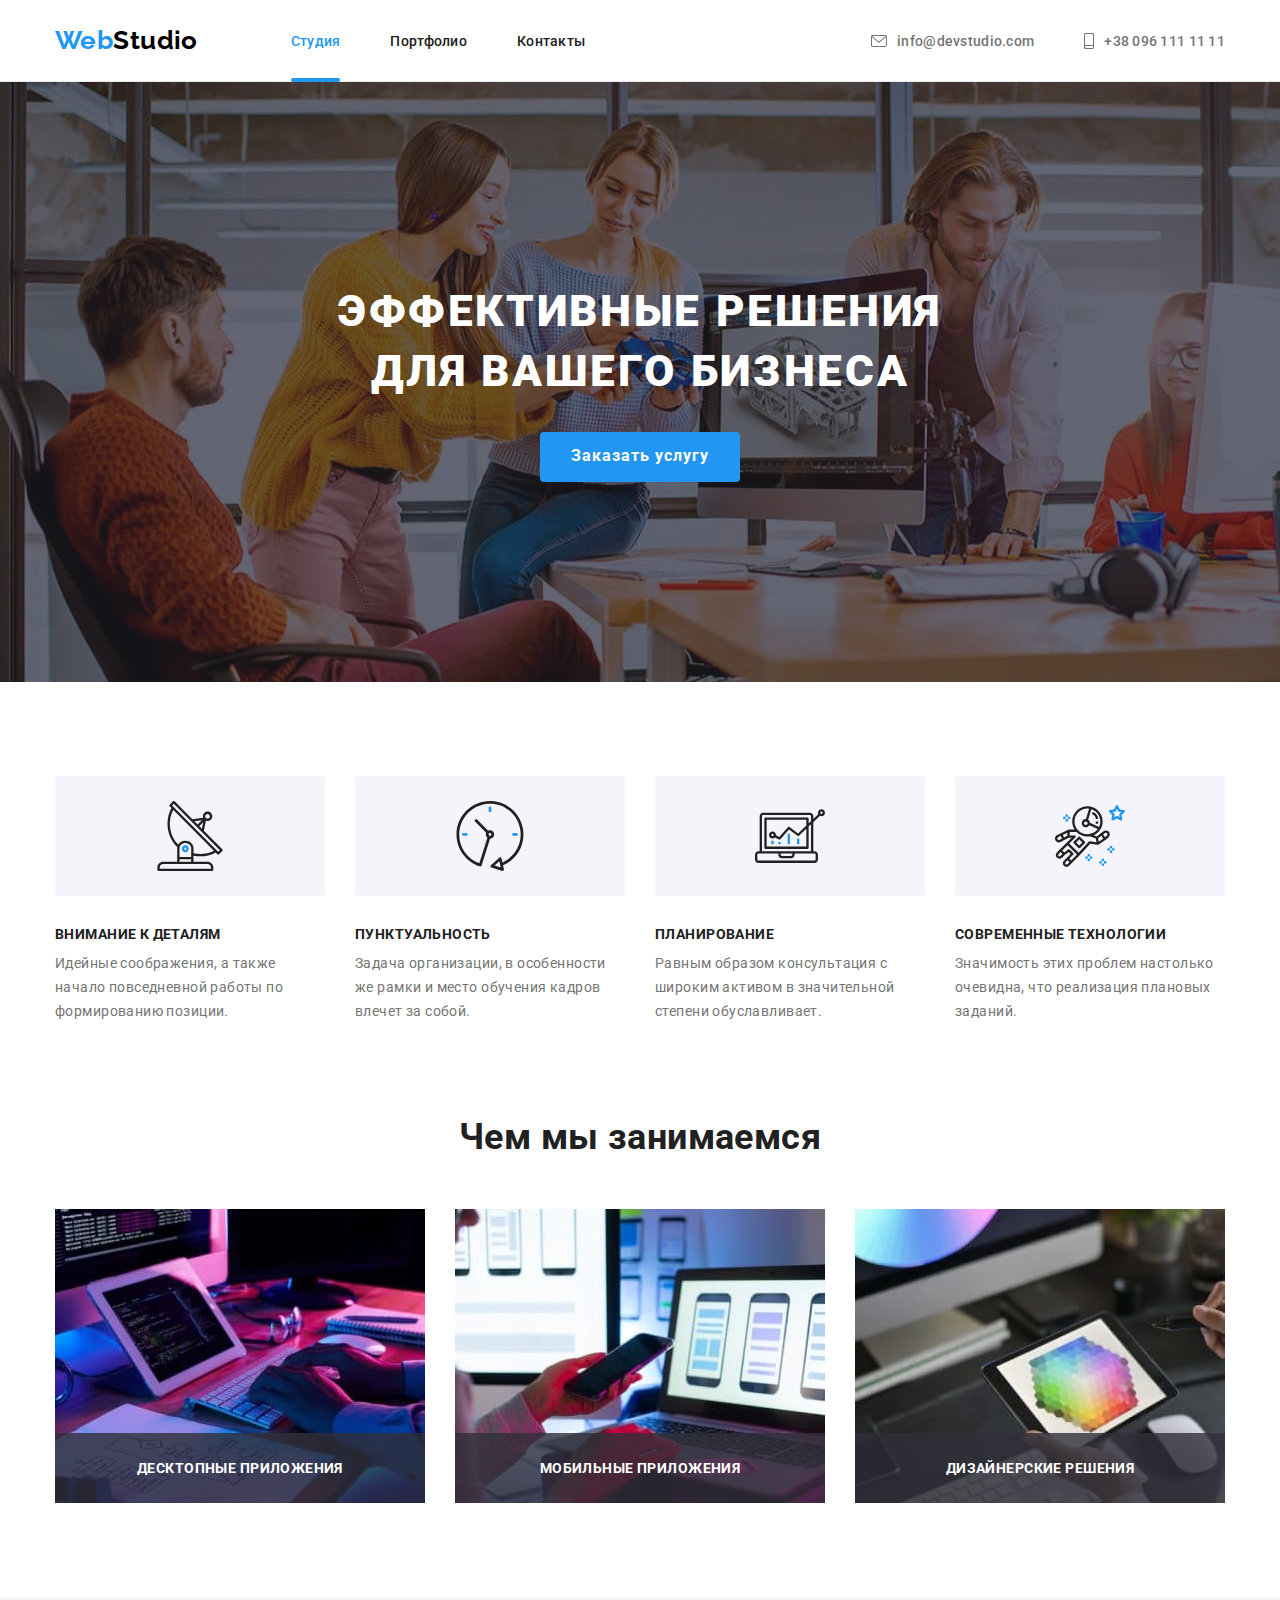
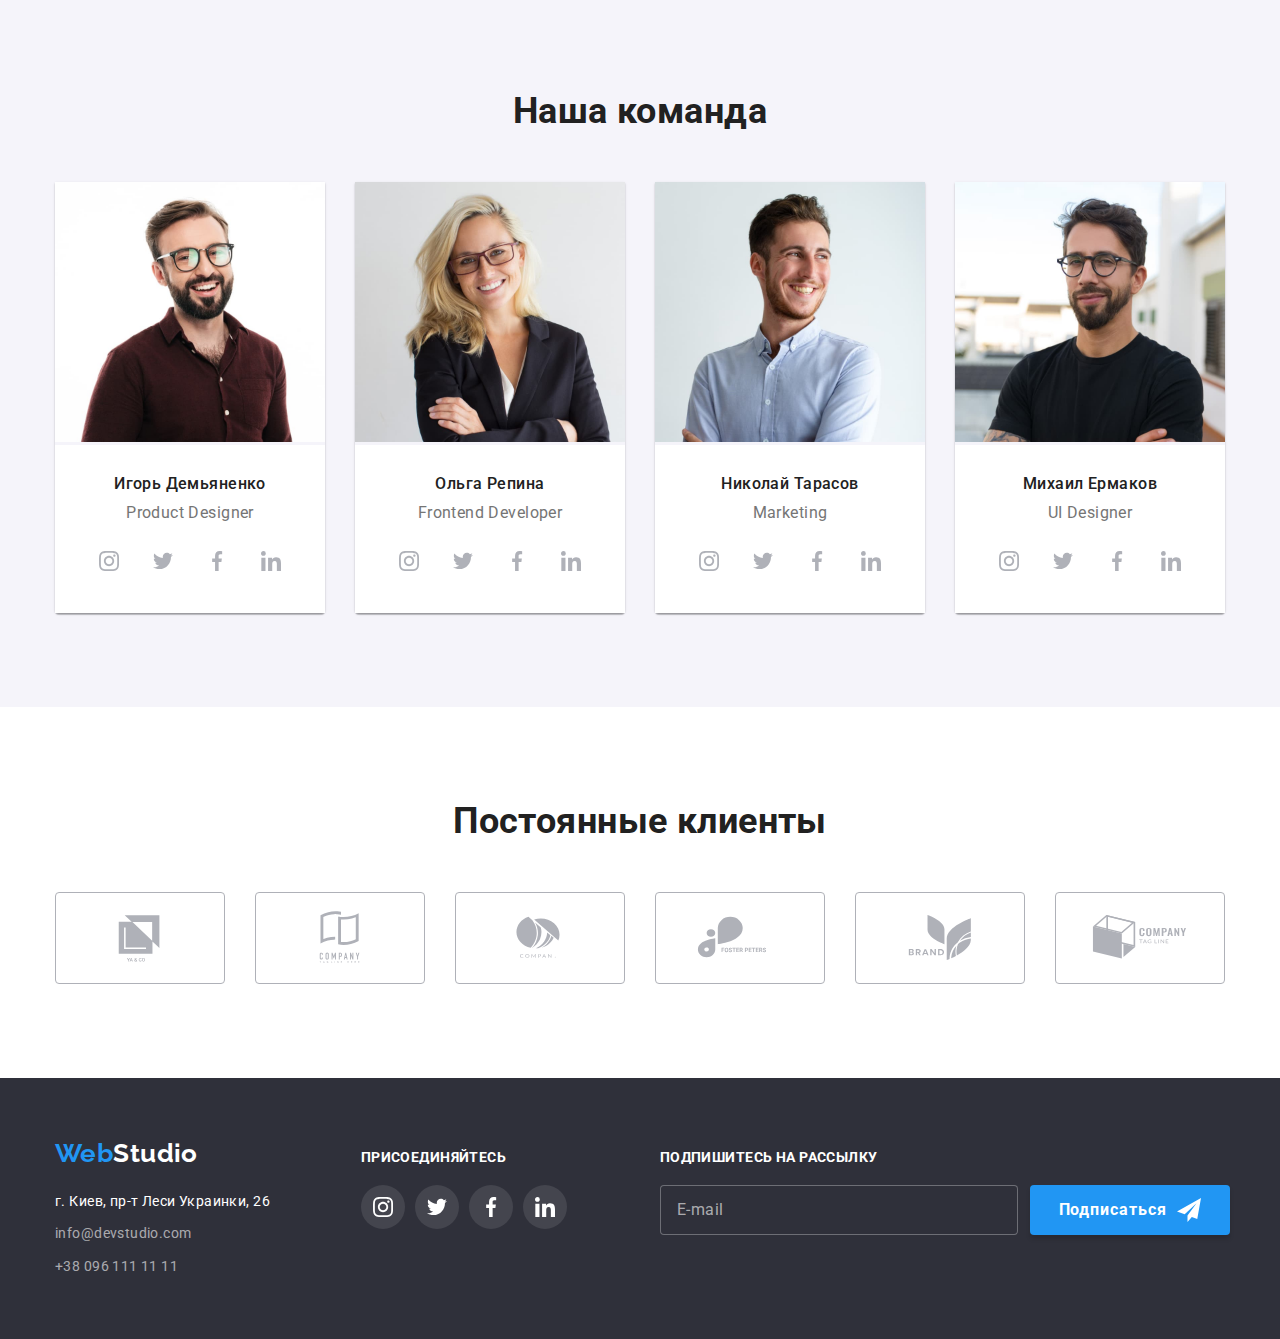
<file: index.html>
<!DOCTYPE html>
<html lang="ru">
  <head>
    <meta charset="UTF-8" />
    <meta http-equiv="X-UA-Compatible" content="IE=edge" />
    <meta name="viewport" content="width=device-width, initial-scale=1.0" />
    <title>Веб-студия</title>
    <link
      rel="stylesheet"
      href="https://cdnjs.cloudflare.com/ajax/libs/modern-normalize/1.0.0/modern-normalize.min.css"
    />
    <link rel="preconnect" href="https://fonts.gstatic.com" />
    <link
      href="https://fonts.googleapis.com/css2?family=Raleway:wght@700&family=Roboto:wght@400;500;700;900&display=swap"
      rel="stylesheet"
    />
    <link rel="stylesheet" href="././css/main.css" />
  </head>
  <body>
    <!-- Шапка сайта -->
    <header class="header">
      <!-- header  Навигация сайта -->
      <div class="header__container container">
        <nav class="nav">
          <a href="./index.html" class="logo"> <span class="logo-web">Web</span>Studio </a>
          <ul class="nav__list list">
            <li class="nav__item"><a href="./index.html" class="nav__link nav__link--current link">Студия</a></li>
            <li class="nav__item"><a href="./portfolio.html" class="nav__link link">Портфолио</a></li>
            <li class="nav__item"><a href="" class="nav__link link">Контакты</a></li>
          </ul>
        </nav>
        <ul class="auth__list list">
          <li class="auth__item">
            <a href="mailto:info@devstudio.com" class="auth__link link">
              <svg class="auth__letter" width="16" height="12">
                <use href="./images/icons/sprite.svg#letter"></use>
              </svg>
              info@devstudio.com
            </a>
          </li>
          <li class="auth__item">
            <a href="tel:+380961111111" class="auth__link link">
              <svg class="auth__phone" width="10" height="16">
                <use href="./images/icons/sprite.svg#phone"></use>
              </svg>
              +38 096 111 11 11
            </a>
          </li>
        </ul>
      </div>
    </header>
    <!--main  -->
    <main>
      <!-- Герой hero section -->
      <section class="section hero">
        <div class="container">
          <h1 class="hero__title">Эффективные решения для вашего бизнеса</h1>
          <button • data-modal-open type="button" class="hero__button">Заказать услугу</button>
        </div>
      </section>
      <!-- Преимущества advantages section-->
      <section class="section">
        <h2 class="section__title visually-hidden">Наши преимущества</h2>
        <div class="container advantages">
          <ul class="advantages__list list">
            <li class="advantages__item">
              <div class="advantages__icons">
                <svg class="advantages__icon">
                  <use href="./images/icons/sprite.svg#antenna"></use>
                </svg>
              </div>
              <h3 class="advantages__title">Внимание к деталям</h3>
              <p class="advantages__text">
                Идейные соображения, а также начало повседневной работы по формированию позиции.
              </p>
            </li>
            <li class="advantages__item">
              <div class="advantages__icons">
                <svg class="advantages__icon">
                  <use href="./images/icons/sprite.svg#clock"></use>
                </svg>
              </div>
              <h3 class="advantages__title">Пунктуальность</h3>
              <p class="advantages__text">
                Задача организации, в особенности же рамки и место обучения кадров влечет за собой.
              </p>
            </li>
            <li class="advantages__item">
              <div class="advantages__icons">
                <svg class="advantages__icon">
                  <use href="./images/icons/sprite.svg#diagram"></use>
                </svg>
              </div>
              <h3 class="advantages__title">Планирование</h3>
              <p class="advantages__text">
                Равным образом консультация с широким активом в значительной степени обуславливает.
              </p>
            </li>
            <li class="advantages__item">
              <div class="advantages__icons">
                <svg class="advantages__icon">
                  <use href="./images/icons/sprite.svg#astronaut"></use>
                </svg>
              </div>
              <h3 class="advantages__title">Современные технологии</h3>
              <p class="advantages__text">
                Значимость этих проблем настолько очевидна, что реализация плановых заданий.
              </p>
            </li>
          </ul>
        </div>
      </section>
      <!-- Чем мы занимаемся -->
      <section class="work section">
        <div class="container">
          <h2 class="section__title">Чем мы занимаемся</h2>
          <ul class="work__list list">
            <li class="work__item">
              <div class="work__thumb">
                <img class="work__img" src="./images/main/work-0.jpg" alt="Десктопные приложения" width="370" />
                <div class="work__inf">
                  <p class="work__desc">Десктопные приложения</p>
                </div>
              </div>
            </li>
            <li class="work__item">
              <div class="work__thumb">
                <img class="work__img" src="./images/main/work-1.jpg" alt="Мобильные приложения" width="370" />
                <div class="work__inf">
                  <p class="work__desc">Мобильные приложения</p>
                </div>
              </div>
            </li>
            <li class="work__item">
              <div class="work__thumb">
                <img class="work__img" src="./images/main/work-2.jpg" alt="Дизайнерские решения" width="370" />
                <div class="work__inf">
                  <p class="work__desc">Дизайнерские решения</p>
                </div>
              </div>
            </li>
          </ul>
        </div>
      </section>
      <!-- Наша команда team section -->
      <section class="section team">
        <div class="container">
          <h2 class="section__title">Наша команда</h2>
          <ul class="team__list list">
            <!-- team-card-1 -->
            <li class="team__item">
              <img src="./images/main/product-designer.jpg" alt="Product Designer" width="270" />
              <div class="team__content">
                <h3 class="team__title">Игорь Демьяненко</h3>
                <p class="team__text">Product Designer</p>
                <ul class="social-icons__list list">
                  <li class="social-icons__item">
                    <a
                      href="https://www.instagram.com/"
                      class="social-icon__link"
                      rel="noopener noreferrer"
                      target="_blank"
                    >
                      <svg class="social-icons__svg">
                        <use href="./images/icons/sprite.svg#instagram"></use>
                      </svg>
                    </a>
                  </li>
                  <li class="social-icons__item">
                    <a href="https://twitter.com/" class="social-icon__link" rel="noopener noreferrer" target="_blank">
                      <svg class="social-icons__svg">
                        <use href="./images/icons/sprite.svg#twitter"></use>
                      </svg>
                    </a>
                  </li>
                  <li class="social-icons__item">
                    <a
                      href="https://uk-ua.facebook.com/"
                      class="social-icon__link"
                      rel="noopener noreferrer"
                      target="_blank"
                    >
                      <svg class="social-icons__svg">
                        <use href="./images/icons/sprite.svg#facebook"></use>
                      </svg>
                    </a>
                  </li>
                  <li class="social-icons__item">
                    <a
                      href="https://ua.linkedin.com/"
                      class="social-icon__link"
                      rel="noopener noreferrer"
                      target="_blank"
                    >
                      <svg class="social-icons__svg">
                        <use href="./images/icons/sprite.svg#linkedin"></use>
                      </svg>
                    </a>
                  </li>
                </ul>
              </div>
            </li>
            <!-- team-card-2 -->
            <li class="team__item">
              <img src="./images/main/frontend-developer.jpg" alt="Frontend Developer" width="270" />
              <div class="team__content">
                <h3 class="team__title">Ольга Репина</h3>
                <p class="team__text">Frontend Developer</p>
                <ul class="social-icons__list list">
                  <li class="social-icons__item">
                    <a
                      href="https://www.instagram.com/"
                      class="social-icon__link"
                      rel="noopener noreferrer"
                      target="_blank"
                    >
                      <svg class="social-icons__svg">
                        <use href="./images/icons/sprite.svg#instagram"></use>
                      </svg>
                    </a>
                  </li>
                  <li class="social-icons__item">
                    <a href="https://twitter.com/" class="social-icon__link" rel="noopener noreferrer" target="_blank">
                      <svg class="social-icons__svg">
                        <use href="./images/icons/sprite.svg#twitter"></use>
                      </svg>
                    </a>
                  </li>
                  <li class="social-icons__item">
                    <a
                      href="https://uk-ua.facebook.com/"
                      class="social-icon__link"
                      rel="noopener noreferrer"
                      target="_blank"
                    >
                      <svg class="social-icons__svg">
                        <use href="./images/icons/sprite.svg#facebook"></use>
                      </svg>
                    </a>
                  </li>
                  <li class="social-icons__item">
                    <a
                      href="https://ua.linkedin.com/"
                      class="social-icon__link"
                      rel="noopener noreferrer"
                      target="_blank"
                    >
                      <svg class="social-icons__svg">
                        <use href="./images/icons/sprite.svg#linkedin"></use>
                      </svg>
                    </a>
                  </li>
                </ul>
              </div>
            </li>
            <!-- team-card-3 -->
            <li class="team__item">
              <img src="./images/main/marketing.jpg" alt="Marketing" width="270" />
              <div class="team__content">
                <h3 class="team__title">Николай Тарасов</h3>
                <p class="team__text">Marketing</p>
                <ul class="social-icons__list list">
                  <li class="social-icons__item">
                    <a
                      href="https://www.instagram.com/"
                      class="social-icon__link"
                      rel="noopener noreferrer"
                      target="_blank"
                    >
                      <svg class="social-icons__svg">
                        <use href="./images/icons/sprite.svg#instagram"></use>
                      </svg>
                    </a>
                  </li>
                  <li class="social-icons__item">
                    <a href="https://twitter.com/" class="social-icon__link" rel="noopener noreferrer" target="_blank">
                      <svg class="social-icons__svg">
                        <use href="./images/icons/sprite.svg#twitter"></use>
                      </svg>
                    </a>
                  </li>
                  <li class="social-icons__item">
                    <a
                      href="https://uk-ua.facebook.com/"
                      class="social-icon__link"
                      rel="noopener noreferrer"
                      target="_blank"
                    >
                      <svg class="social-icons__svg">
                        <use href="./images/icons/sprite.svg#facebook"></use>
                      </svg>
                    </a>
                  </li>
                  <li class="social-icons__item">
                    <a
                      href="https://ua.linkedin.com/"
                      class="social-icon__link"
                      rel="noopener noreferrer"
                      target="_blank"
                    >
                      <svg class="social-icons__svg">
                        <use href="./images/icons/sprite.svg#linkedin"></use>
                      </svg>
                    </a>
                  </li>
                </ul>
              </div>
            </li>
            <!-- team-card-4 -->
            <li class="team__item">
              <img src="./images/main/ui-designer.jpg" alt="UI Designer" width="270" />
              <div class="team__content">
                <h3 class="team__title">Михаил Ермаков</h3>
                <p class="team__text">UI Designer</p>
                <ul class="social-icons__list list">
                  <li class="social-icons__item">
                    <a
                      href="https://www.instagram.com/"
                      class="social-icon__link"
                      rel="noopener noreferrer"
                      target="_blank"
                    >
                      <svg class="social-icons__svg">
                        <use href="./images/icons/sprite.svg#instagram"></use>
                      </svg>
                    </a>
                  </li>
                  <li class="social-icons__item">
                    <a href="https://twitter.com/" class="social-icon__link" rel="noopener noreferrer" target="_blank">
                      <svg class="social-icons__svg">
                        <use href="./images/icons/sprite.svg#twitter"></use>
                      </svg>
                    </a>
                  </li>
                  <li class="social-icons__item">
                    <a
                      href="https://uk-ua.facebook.com/"
                      class="social-icon__link"
                      rel="noopener noreferrer"
                      target="_blank"
                    >
                      <svg class="social-icons__svg">
                        <use href="./images/icons/sprite.svg#facebook"></use>
                      </svg>
                    </a>
                  </li>
                  <li class="social-icons__item">
                    <a
                      href="https://ua.linkedin.com/"
                      class="social-icon__link"
                      rel="noopener noreferrer"
                      target="_blank"
                    >
                      <svg class="social-icons__svg">
                        <use href="./images/icons/sprite.svg#linkedin"></use>
                      </svg>
                    </a>
                  </li>
                </ul>
              </div>
            </li>
          </ul>
        </div>
      </section>
      <!-- Постоянные клиенты clients section -->
      <section class="clients section">
        <div class="container">
          <h2 class="section__title">Постоянные клиенты</h2>
          <ul class="clients__list list">
            <li class="clients__item">
              <a href="" class="clients__link">
                <svg class="clients__icon-svg" width="44" height="49">
                  <use href="./images/icons/sprite.svg#logo-1"></use>
                </svg>
              </a>
            </li>
            <li class="clients__item">
              <a href="" class="clients__link">
                <svg class="clients__icon-svg" width="40" height="52">
                  <use href="./images/icons/sprite.svg#logo-2"></use>
                </svg>
              </a>
            </li>
            <li class="clients__item">
              <a href="" class="clients__link">
                <svg class="clients__icon-svg" width="41" height="43">
                  <use href="./images/icons/sprite.svg#logo-3"></use>
                </svg>
              </a>
            </li>
            <li class="clients__item">
              <a href="" class="clients__link">
                <svg class="clients__icon-svg" width="80" height="42">
                  <use href="./images/icons/sprite.svg#logo-4"></use>
                </svg>
              </a>
            </li>
            <li class="clients__item">
              <a href="" class="clients__link">
                <svg class="clients__icon-svg" width="59" height="47">
                  <use href="./images/icons/sprite.svg#logo-5"></use>
                </svg>
              </a>
            </li>
            <li class="clients__item">
              <a href="" class="clients__link">
                <svg class="clients__icon-svg" width="88" height="45">
                  <use href="./images/icons/sprite.svg#logo-6"></use>
                </svg>
              </a>
            </li>
          </ul>
        </div>
      </section>
    </main>
    <!-- Футер -->
    <footer class="footer">
      <div class="footer__container container">
        <div class="footer__nav">
          <a href="./index.html" class="logo logo--footer"> <span class="logo-web">Web</span>Studio </a>
          <address class="footer__addres">
            <a
              class="footer__location"
              rel="noopener noreferrer"
              href="https://goo.gl/maps/9RtT3c9bkWaSLBwc6"
              target="_blank"
            >
              г. Киев, пр-т Леси Украинки, 26
            </a>
            <ul class="footer__auth-list list">
              <li class="footer__auth-item">
                <a href="mailto:info@devstudio.com" class="footer__auth-link link">info@devstudio.com</a>
              </li>
              <li class="footer__auth-item">
                <a href="tel:+380961111111" class="footer__auth-link link">+38 096 111 11 11</a>
              </li>
            </ul>
          </address>
        </div>
        <!-- Присоединяйтесь footer joining -->
        <div class="footer__joining">
          <h3 class="footer__joining-title">Присоединяйтесь</h3>
          <ul class="social-icons__list list">
            <li class="social-icons__item">
              <a
                href="https://www.instagram.com/"
                class="social-icon__link social-icon__link--joining"
                rel="noopener noreferrer"
                target="_blank"
              >
                <svg class="social-icons__svg">
                  <use href="./images/icons/sprite.svg#instagram"></use>
                </svg>
              </a>
            </li>
            <li class="social-icons__item">
              <a
                href="https://twitter.com/"
                class="social-icon__link social-icon__link--joining"
                rel="noopener noreferrer"
                target="_blank"
              >
                <svg class="social-icons__svg">
                  <use href="./images/icons/sprite.svg#twitter"></use>
                </svg>
              </a>
            </li>
            <li class="social-icons__item">
              <a
                href="https://uk-ua.facebook.com/"
                class="social-icon__link social-icon__link--joining"
                rel="noopener noreferrer"
                target="_blank"
              >
                <svg class="social-icons__svg">
                  <use href="./images/icons/sprite.svg#facebook"></use>
                </svg>
              </a>
            </li>
            <li class="social-icons__item">
              <a
                href="https://ua.linkedin.com/"
                class="social-icon__link social-icon__link--joining"
                rel="noopener noreferrer"
                target="_blank"
              >
                <svg class="social-icons__svg">
                  <use href="./images/icons/sprite.svg#linkedin"></use>
                </svg>
              </a>
            </li>
          </ul>
        </div>
        <!-- Форма на футере -->
        <div class="footer__subscribe">
          <h3 class="footer__joining-title">Подпишитесь на рассылку</h3>
          <form class="footer__subscribe-form">
            <label class="footer__subscribe-label">
              <input
                type="email"
                name="email"
                class="footer__subscribe-input"
                required
                autocomplete="email"
                placeholder="E-mail"
              />
            </label>
            <button type="submit" class="footer__subscribe-btn">
              Подписаться
              <svg class="footer__subscribe-icon">
                <use href="./images/icons/sprite.svg#planer-icon"></use>
              </svg>
            </button>
          </form>
        </div>
      </div>
    </footer>
    <!-- Модальное окно -->
    <div class="backdrop is-hidden" data-modal>
      <div class="modal">
        <button • data-modal-close class="modal__btn-close">
          <svg class="modal__close-x">
            <use href="./images/icons/sprite.svg#close-x"></use>
          </svg>
        </button>
        <!-- Форма на модалке -->
        <p class="modal__head">Оставьте свои данные, мы вам перезвоним</p>
        <form class="modal-form">
          <div class="modal__text-input">
            <label class="modal__label">
              Имя<input
                type="text"
                name="name"
                class="modal__input"
                required
                minlength="4"
                maxlength="20"
                autocomplete="name"
              />
              <svg class="modal__input-icon">
                <use href="./images/icons/sprite.svg#user-icon"></use>
              </svg>
            </label>
            <label class="modal__label">
              Телефон<input type="phone" name="phone" class="modal__input" required autocomplete="tel" />
              <svg class="modal__input-icon">
                <use href="./images/icons/sprite.svg#phone-icon"></use>
              </svg>
            </label>
            <label class="modal__label">
              Почта<input type="email" name="email" class="modal__input" required autocomplete="email" />
              <svg class="modal__input-icon">
                <use href="./images/icons/sprite.svg#email-icon"></use>
              </svg>
            </label>
            <label class="modal__label"
              >Комментарий
              <textarea name="comment" class="modal__comment" placeholder="Введите текст"></textarea>
            </label>
          </div>
          <!-- Чекбокс -->
          <label class="modal__check-label">
            <input type="checkbox" name="terms-agreement" class="modal__check" />
            <span class="modal__check-box"></span>
            <span>
              Соглашаюсь с рассылкой и принимаю
              <a href="" class="modal__link link">Условия договора</a>
            </span>
          </label>
          <!-- кнопка Отправить -->
          <button type="submit" class="modal__submit-btn">Отправить</button>
        </form>
      </div>
      <!-- end of Модальное окно -->
    </div>
    <script src="./js/modal.js"></script>
  </body>
</html>
</file>
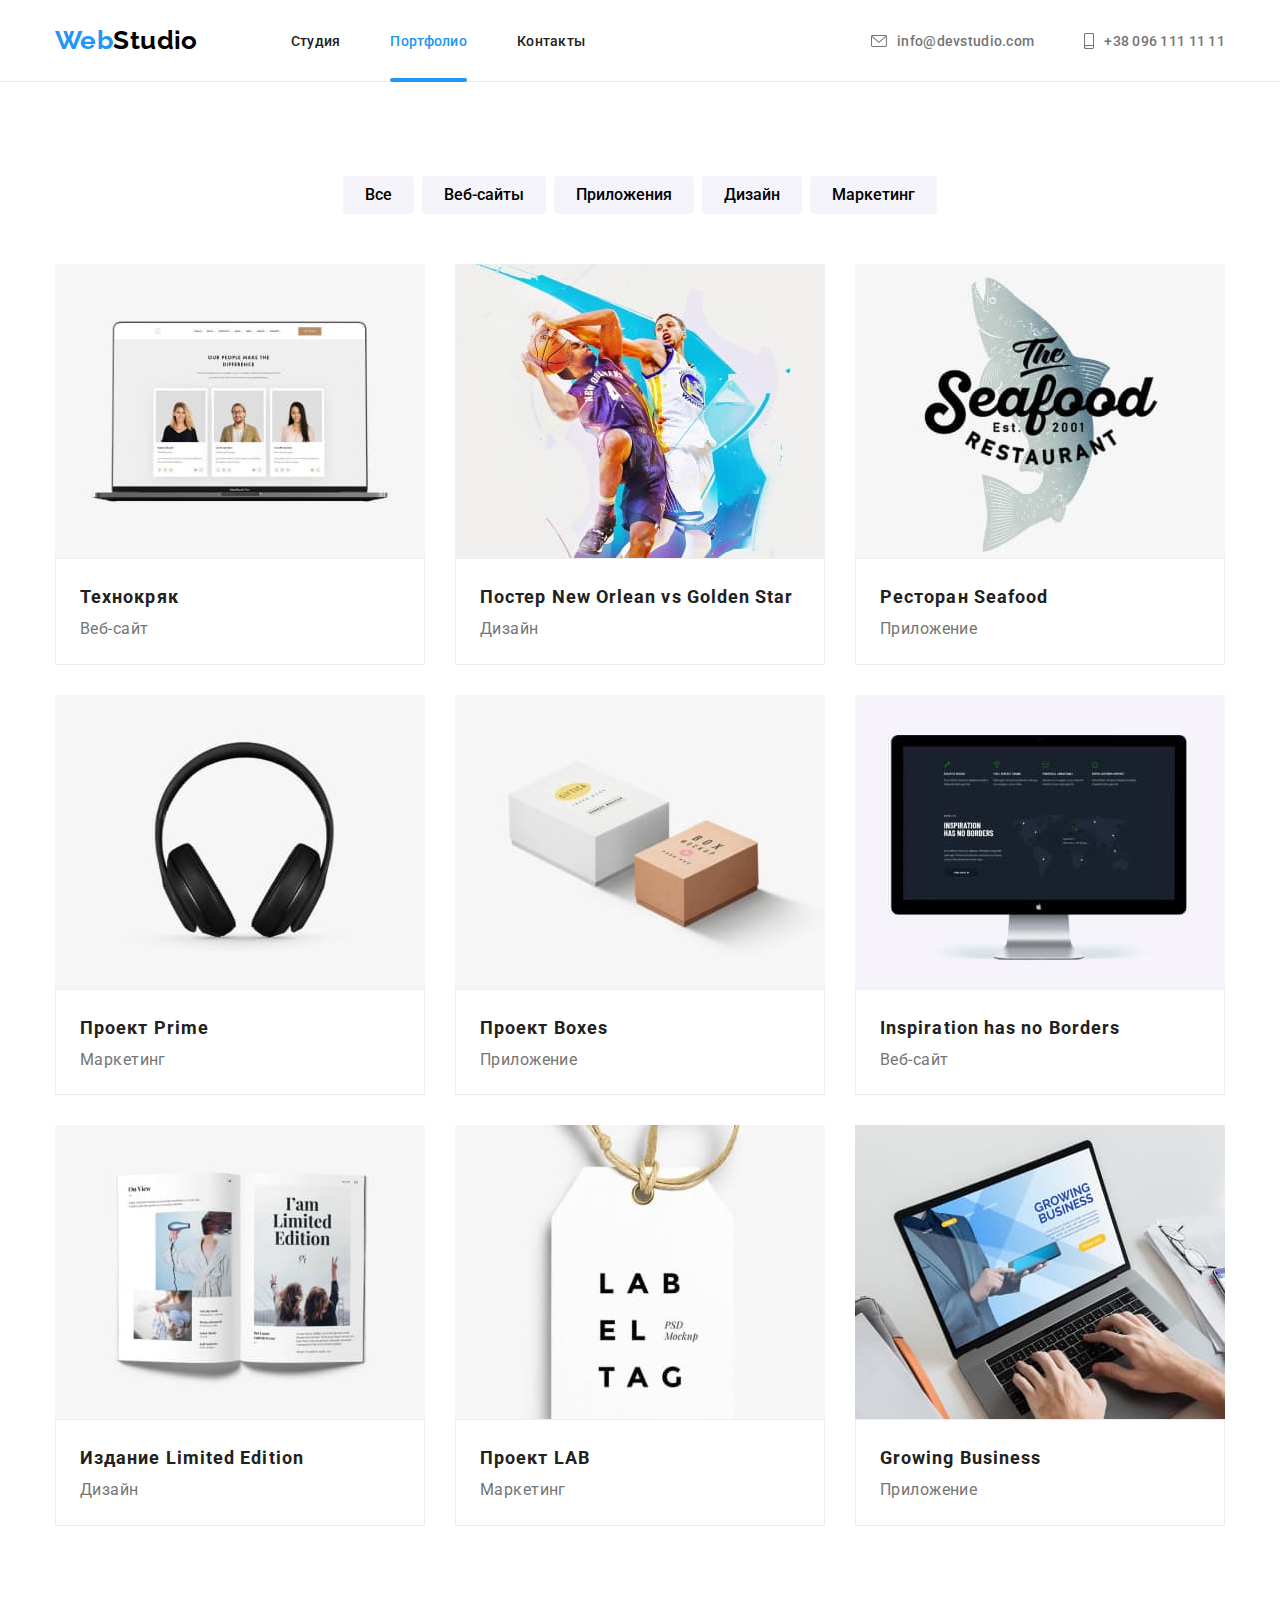
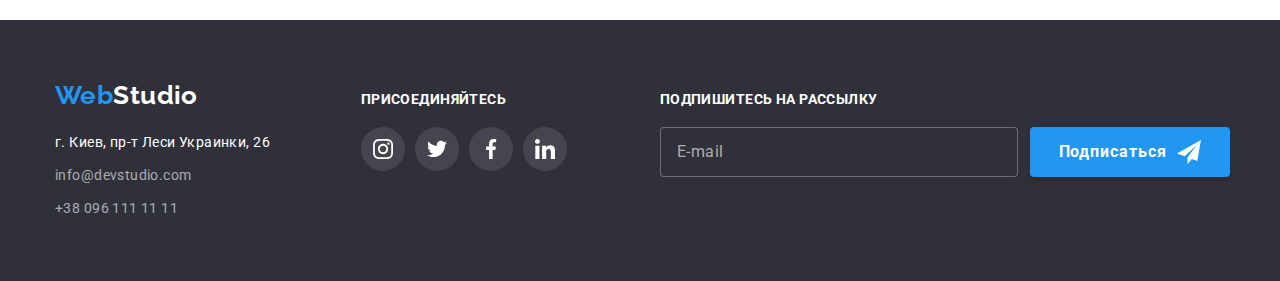
<file: portfolio.html>
<!DOCTYPE html>
<html lang="ru">
  <head>
    <meta charset="UTF-8" />
    <meta http-equiv="X-UA-Compatible" content="IE=edge" />
    <meta name="viewport" content="width=device-width, initial-scale=1.0" />
    <title>Веб-студия. Портфолио</title>
    <link
      rel="stylesheet"
      href="https://cdnjs.cloudflare.com/ajax/libs/modern-normalize/1.0.0/modern-normalize.min.css"
    />
    <link rel="preconnect" href="https://fonts.gstatic.com" />
    <link
      href="https://fonts.googleapis.com/css2?family=Raleway:wght@700&family=Roboto:wght@400;500;700;900&display=swap"
      rel="stylesheet"
    />
    <link rel="stylesheet" href="././css/main.css" />
  </head>
  <body>
    <!-- Шапка сайта -->
    <header class="header">
      <!-- header  Навигация сайта -->
      <div class="header__container container">
        <nav class="nav">
          <a href="./index.html" class="logo"> <span class="logo-web">Web</span>Studio </a>
          <ul class="nav__list list">
            <li class="nav__item"><a href="./index.html" class="nav__link link">Студия</a></li>
            <li class="nav__item">
              <a href="./portfolio.html" class="nav__link nav__link--current link">Портфолио</a>
            </li>
            <li class="nav__item"><a href="" class="nav__link link">Контакты</a></li>
          </ul>
        </nav>
        <ul class="auth__list list">
          <li class="auth__item">
            <a href="mailto:info@devstudio.com" class="auth__link link">
              <svg class="auth__letter" width="16" height="12">
                <use href="./images/icons/sprite.svg#letter"></use>
              </svg>
              info@devstudio.com
            </a>
          </li>
          <li class="auth__item">
            <a href="tel:+380961111111" class="auth__link link">
              <svg class="auth__phone" width="10" height="16">
                <use href="./images/icons/sprite.svg#phone"></use>
              </svg>
              +38 096 111 11 11
            </a>
          </li>
        </ul>
      </div>
    </header>
    <!-- Портфолио -->
    <main>
      <section class="section">
        <h1 class="section__title visually-hidden">Наше портфолио</h1>

        <div class="container">
          <!-- Выбор вида услуг -->
          <ul class="btn-filter list">
            <li class="btn-filter__item">
              <button class="btn-filter__button" type="button">Все</button>
            </li>
            <li class="btn-filter__item"><button class="btn-filter__button" type="button">Веб-сайты</button></li>
            <li class="btn-filter__item"><button class="btn-filter__button" type="button">Приложения</button></li>
            <li class="btn-filter__item"><button class="btn-filter__button" type="button">Дизайн</button></li>
            <li class="btn-filter__item"><button class="btn-filter__button" type="button">Маркетинг</button></li>
          </ul>
          <!-- Образцы работ portfolio cards -->
          <ul class="card-set list">
            <li class="card-set__item">
              <a href="" class="card-set__link link">
                <div class="card-set__thumb">
                  <img
                    class="card-set__img"
                    src="./images/portfolio/tech-crack.jpg"
                    alt="Веб-сайт Технокряк"
                    width="370"
                  />
                  <div class="card-set__float">
                    <p class="card-set__float-desc">
                      Технокряк это засекреченная площадка распространения рептилоидного вируса. Рептилоиды используют
                      эту платформу для цифровых атак на защищённые сервера землян.
                    </p>
                  </div>
                </div>
                <div class="card-set__content">
                  <h2 class="card-set__title">Технокряк</h2>
                  <p class="card-set__desc">Веб-сайт</p>
                </div>
              </a>
            </li>

            <li class="card-set__item">
              <a href="" class="card-set__link link">
                <div class="card-set__thumb">
                  <img
                    class="card-set__img"
                    src="./images/portfolio/new-orlean.jpg"
                    alt="Постер New Orlean vs Golden Star"
                    width="370"
                  />
                  <div class="card-set__float">
                    <p class="card-set__float-desc">
                      Технокряк это засекреченная площадка распространения рептилоидного вируса. Рептилоиды используют
                      эту платформу для цифровых атак на защищённые сервера землян.
                    </p>
                  </div>
                </div>
                <div class="card-set__content">
                  <h2 class="card-set__title">Постер New Orlean vs Golden Star</h2>
                  <p class="card-set__desc">Дизайн</p>
                </div>
              </a>
            </li>

            <li class="card-set__item">
              <a href="" class="card-set__link link">
                <div class="card-set__thumb">
                  <img class="card-set__img" src="./images/portfolio/seafood.jpg" alt="Ресторан Seafood" width="370" />
                  <div class="card-set__float">
                    <p class="card-set__float-desc">
                      Технокряк это засекреченная площадка распространения рептилоидного вируса. Рептилоиды используют
                      эту платформу для цифровых атак на защищённые сервера землян.
                    </p>
                  </div>
                </div>
                <div class="card-set__content">
                  <h2 class="card-set__title">Ресторан Seafood</h2>
                  <p class="card-set__desc">Приложение</p>
                </div>
              </a>
            </li>

            <li class="card-set__item">
              <a href="" class="card-set__link link">
                <div class="card-set__thumb">
                  <img class="card-set__img" src="./images/portfolio/prime.jpg" alt="Проект Prime" width="370" />
                  <div class="card-set__float">
                    <p class="card-set__float-desc">
                      Технокряк это засекреченная площадка распространения рептилоидного вируса. Рептилоиды используют
                      эту платформу для цифровых атак на защищённые сервера землян.
                    </p>
                  </div>
                </div>
                <div class="card-set__content">
                  <h2 class="card-set__title">Проект Prime</h2>
                  <p class="card-set__desc">Маркетинг</p>
                </div>
              </a>
            </li>

            <li class="card-set__item">
              <a href="" class="card-set__link link">
                <div class="card-set__thumb">
                  <img class="card-set__img" src="./images/portfolio/boxes.jpg" alt="Проект Boxes" width="370" />
                  <div class="card-set__float">
                    <p class="card-set__float-desc">
                      Технокряк это засекреченная площадка распространения рептилоидного вируса. Рептилоиды используют
                      эту платформу для цифровых атак на защищённые сервера землян.
                    </p>
                  </div>
                </div>
                <div class="card-set__content">
                  <h2 class="card-set__title">Проект Boxes</h2>
                  <p class="card-set__desc">Приложение</p>
                </div>
              </a>
            </li>

            <li class="card-set__item">
              <a href="" class="card-set__link link">
                <div class="card-set__thumb">
                  <img
                    class="card-set__img"
                    src="./images/portfolio/inspiration.jpg"
                    alt="Веб-сайт Inspiration has no Borders"
                    width="370"
                  />
                  <div class="card-set__float">
                    <p class="card-set__float-desc">
                      Технокряк это засекреченная площадка распространения рептилоидного вируса. Рептилоиды используют
                      эту платформу для цифровых атак на защищённые сервера землян.
                    </p>
                  </div>
                </div>
                <div class="card-set__content">
                  <h2 class="card-set__title">Inspiration has no Borders</h2>
                  <p class="card-set__desc">Веб-сайт</p>
                </div>
              </a>
            </li>

            <li class="card-set__item">
              <a href="" class="card-set__link link">
                <div class="card-set__thumb">
                  <img
                    class="card-set__img"
                    src="./images/portfolio/limited-edition.jpg"
                    alt="Издание Limited Edition"
                    width="370"
                  />
                  <div class="card-set__float">
                    <p class="card-set__float-desc">
                      Технокряк это засекреченная площадка распространения рептилоидного вируса. Рептилоиды используют
                      эту платформу для цифровых атак на защищённые сервера землян.
                    </p>
                  </div>
                </div>
                <div class="card-set__content">
                  <h2 class="card-set__title">Издание Limited Edition</h2>
                  <p class="card-set__desc">Дизайн</p>
                </div>
              </a>
            </li>

            <li class="card-set__item">
              <a href="" class="card-set__link link">
                <div class="card-set__thumb">
                  <img class="card-set__img" src="./images/portfolio/lab.jpg" alt="Проект LAB" width="370" />
                  <div class="card-set__float">
                    <p class="card-set__float-desc">
                      Технокряк это засекреченная площадка распространения рептилоидного вируса. Рептилоиды используют
                      эту платформу для цифровых атак на защищённые сервера землян.
                    </p>
                  </div>
                </div>
                <div class="card-set__content">
                  <h2 class="card-set__title">Проект LAB</h2>
                  <p class="card-set__desc">Маркетинг</p>
                </div>
              </a>
            </li>
            <li class="card-set__item">
              <a href="" class="card-set__link link">
                <div class="card-set__thumb">
                  <img
                    class="card-set__img"
                    src="./images/portfolio/growing-business.jpg"
                    alt="Приложение Growing Business"
                    width="370"
                  />
                  <div class="card-set__float">
                    <p class="card-set__float-desc">
                      Технокряк это засекреченная площадка распространения рептилоидного вируса. Рептилоиды используют
                      эту платформу для цифровых атак на защищённые сервера землян.
                    </p>
                  </div>
                </div>
                <div class="card-set__content">
                  <h2 class="card-set__title">Growing Business</h2>
                  <p class="card-set__desc">Приложение</p>
                </div>
              </a>
            </li>
          </ul>
        </div>
      </section>
    </main>
    <!-- Футер -->
    <footer class="footer">
      <div class="footer__container container">
        <div class="footer__nav">
          <a href="./index.html" class="logo logo--footer"> <span class="logo-web">Web</span>Studio </a>
          <address class="footer__addres">
            <a
              class="footer__location"
              rel="noopener noreferrer"
              href="https://goo.gl/maps/9RtT3c9bkWaSLBwc6"
              target="_blank"
            >
              г. Киев, пр-т Леси Украинки, 26
            </a>
            <ul class="footer__auth-list list">
              <li class="footer__auth-item">
                <a href="mailto:info@devstudio.com" class="footer__auth-link link">info@devstudio.com</a>
              </li>
              <li class="footer__auth-item">
                <a href="tel:+380961111111" class="footer__auth-link link">+38 096 111 11 11</a>
              </li>
            </ul>
          </address>
        </div>
        <!-- Присоединяйтесь footer joining -->
        <div class="footer__joining">
          <h3 class="footer__joining-title">Присоединяйтесь</h3>
          <ul class="social-icons__list list">
            <li class="social-icons__item">
              <a
                href="https://www.instagram.com/"
                class="social-icon__link social-icon__link--joining"
                rel="noopener noreferrer"
                target="_blank"
              >
                <svg class="social-icons__svg">
                  <use href="./images/icons/sprite.svg#instagram"></use>
                </svg>
              </a>
            </li>
            <li class="social-icons__item">
              <a
                href="https://twitter.com/"
                class="social-icon__link social-icon__link--joining"
                rel="noopener noreferrer"
                target="_blank"
              >
                <svg class="social-icons__svg">
                  <use href="./images/icons/sprite.svg#twitter"></use>
                </svg>
              </a>
            </li>
            <li class="social-icons__item">
              <a
                href="https://uk-ua.facebook.com/"
                class="social-icon__link social-icon__link--joining"
                rel="noopener noreferrer"
                target="_blank"
              >
                <svg class="social-icons__svg">
                  <use href="./images/icons/sprite.svg#facebook"></use>
                </svg>
              </a>
            </li>
            <li class="social-icons__item">
              <a
                href="https://ua.linkedin.com/"
                class="social-icon__link social-icon__link--joining"
                rel="noopener noreferrer"
                target="_blank"
              >
                <svg class="social-icons__svg">
                  <use href="./images/icons/sprite.svg#linkedin"></use>
                </svg>
              </a>
            </li>
          </ul>
        </div>
        <!-- Форма на футере -->
        <div class="footer__subscribe">
          <h3 class="footer__joining-title">Подпишитесь на рассылку</h3>
          <form class="footer__subscribe-form">
            <label class="footer__subscribe-label">
              <input
                type="email"
                name="email"
                class="footer__subscribe-input"
                required
                autocomplete="email"
                placeholder="E-mail"
              />
            </label>
            <button type="submit" class="footer__subscribe-btn">
              Подписаться
              <svg class="footer__subscribe-icon">
                <use href="./images/icons/sprite.svg#planer-icon"></use>
              </svg>
            </button>
          </form>
        </div>
      </div>
    </footer>
  </body>
</html>
</file>
<file: css/main.css>
@charset "UTF-8";
:root {
  --accent-color: #2196f3;
  --primary-text-color: #212121;
  --secondary-text-color: #757575;
  --white-text-color: #ffffff;
  --primary-bg-color: #ffffff;
  --secondary-bg-color: #2f303a;
  --social-icon-color: #afb1b8;
  --primary-font-family: 'Roboto', 'Open Sans', 'Noto Sans JP', 'Lato', sans-serif;
  --title-font-weight: 700;
  --sub-title-font-weight: 500;
  --primary-font-size: 14px;
  --secondary-font-size: 16px;
  --main-line-height: 1.15;
  --main-letter-spacing: 0.03em;
}

body {
  font-family: var(--primary-font-family);
  font-size: var(--primary-font-size);
  line-height: var(--main-line-height);
  letter-spacing: var(--main-letter-spacing);
  color: var(--primary-text-color);
  background-color: var(--primary-bg-color);
}

/* reset basic styles  */
.list {
  list-style: none;
  padding-left: 0;
  padding-bottom: 0;
  margin-top: 0;
  margin-bottom: 0;
}

.link {
  text-decoration: none;
  color: var(--primary-text-color);
}

.button {
  cursor: pointer;
}

.section {
  margin-left: auto;
  margin-right: auto;
  padding-top: 94px;
  padding-bottom: 94px;
}

.section__title {
  margin-top: 0;
  margin-bottom: 50px;
  text-align: center;
  font-weight: var(--title-font-weight);
  font-size: 36px;
}

.visually-hidden {
  position: absolute;
  width: 1px;
  height: 1px;
  margin: -1px;
  border: 0;
  padding: 0;
  white-space: nowrap;
  clip-path: inset(100%);
  clip: rect(0 0 0 0);
  overflow: hidden;
}

/* header container */
.container {
  width: 1200px;
  margin-left: auto;
  margin-right: auto;
  padding-left: 15px;
  padding-right: 15px;
}

/* header  Навигация сайта */
.header {
  border-bottom: 1px solid #ececec;
}

.header__container {
  display: flex;
  align-items: center;
}

.nav {
  display: flex;
  align-items: center;
}

/* logo */
.logo {
  display: block;
  margin-right: 93px;
  padding-top: 25px;
  padding-bottom: 25px;
  font-family: 'Raleway', sans-serif;
  font-weight: var(--title-font-weight);
  color: #000;
  font-size: 26px;
  line-height: 1.2;
  text-decoration: none;
}

.logo-web {
  color: var(--accent-color);
}

.nav__list {
  display: flex;
  align-items: center;
}

.nav__item:not(:last-child) {
  margin-right: 50px;
}

.nav__link {
  display: block;
  padding-top: 25px;
  padding-bottom: 25px;
  font-weight: var(--sub-title-font-weight);
  font-size: 14px;
  letter-spacing: 0.02em;
  /* анимация ссылок nav */
  transition-property: color;
  transition-duration: 250ms;
  transition-timing-function: cubic-bezier(0.4, 0, 0.2, 1);
  transition-delay: 0;
}

.nav__link:hover, .nav__link:focus {
  color: var(--accent-color);
}

/* выделение и подчеркивание 
текущей страницы */
.nav__link--current {
  position: relative;
  color: var(--accent-color);
}

.nav__link--current::after {
  display: block;
  content: '';
  width: 100%;
  height: 4px;
  border-radius: 2px;
  background-color: var(--accent-color);
  position: absolute;
  bottom: -8px;
}

/* header  авторизция*/
.auth__list {
  display: flex;
  margin-top: 0;
  margin-bottom: 0;
  margin-left: auto;
}

.auth__item {
  margin-top: 0;
  margin-bottom: 0;
}

.auth__item:not(:last-child) {
  margin-right: 50px;
}

.auth__link {
  display: flex;
  align-items: center;
  padding-top: 25px;
  padding-bottom: 25px;
  font-weight: var(--sub-title-font-weight);
  letter-spacing: 0.02em;
  color: var(--secondary-text-color);
  /* анимация ссылок auth */
  transition-property: color;
  transition-duration: 250ms;
  transition-timing-function: cubic-bezier(0.4, 0, 0.2, 1);
  transition-delay: 0;
}

.auth__link:hover, .auth__link:focus {
  color: var(--accent-color);
}

.auth__letter {
  width: 16px;
  height: 12px;
  fill: currentColor;
  margin-right: 10px;
}

.auth__phone {
  width: 10px;
  height: 16px;
  fill: currentColor;
  margin-right: 10px;
}

/* Герой hero section*/
.hero {
  padding-top: 200px;
  padding-bottom: 200px;
  text-align: center;
  background-color: var(--secondary-bg-color);
  background-image: linear-gradient(to top, rgba(47, 48, 58, 0.4), rgba(47, 48, 58, 0.4)), url(../images/hero/hero.jpg);
  max-width: 1600px;
}

.hero__title {
  margin-top: 0;
  margin-bottom: 30px;
  margin-left: auto;
  margin-right: auto;
  max-width: 696px;
  text-align: center;
  font-weight: 900;
  font-size: 44px;
  line-height: 1.36;
  letter-spacing: 0.06em;
  text-transform: uppercase;
  color: var(--white-text-color);
}

.hero__button {
  font-weight: var(--title-font-weight);
  font-size: var(--secondary-font-size);
  line-height: 1.8;
  letter-spacing: 0.06em;
  color: var(--white-text-color);
  background: var(--accent-color);
  border: none;
  border-radius: 4px;
  width: 200px;
  height: 50px;
  cursor: pointer;
}

/* Модальное окно */
.backdrop {
  position: fixed;
  top: 0;
  left: 0;
  width: 100vw;
  height: 100vh;
  background-color: rgba(0, 0, 0, 0.2);
  opacity: 1;
  transition: opacity;
  transition-duration: 250ms;
  transition-timing-function: cubic-bezier(0.4, 0, 0.2, 1);
}

.backdrop.is-hidden {
  opacity: 0;
  pointer-events: none;
}

/* Форма на модалке */
.modal {
  position: absolute;
  padding: 40px;
  width: 528px;
  height: 581px;
  max-height: 100%;
  top: 50%;
  left: 50%;
  box-shadow: 0px 1px 3px rgba(0, 0, 0, 0.12), 0px 1px 1px rgba(0, 0, 0, 0.14), 0px 2px 1px rgba(0, 0, 0, 0.2);
  transform: translate(-50%, -50%) scale(1);
  border-radius: 4px;
  background-color: var(--primary-bg-color);
  transition: transform 250ms cubic-bezier(0.4, 0, 0.2, 1), opacity 250ms cubic-bezier(0.4, 0, 0.2, 1);
}

.modal__head {
  text-align: center;
  margin-top: 0;
  margin-bottom: 12px;
  font-family: var(--primary-font-family);
  font-size: 20px;
  font-weight: 700;
  line-height: 1.56;
}

.modal__text-input {
  display: block;
  /* align-items: center; */
}

.modal__label {
  display: block;
  position: relative;
  font-size: 12px;
  line-height: 1.17;
  letter-spacing: 0.01em;
  color: var(--secondary-text-color);
}

.modal__input {
  width: 100%;
  height: 40px;
  padding: 12px 42px;
  margin-top: 4px;
  margin-bottom: 10px;
  border: 1px solid rgba(33, 33, 33, 0.2);
  box-sizing: border-box;
  border-radius: 4px;
  transition: border-color 250ms cubic-bezier(0.4, 0, 0.2, 1);
}

.modal__label:focus-within .modal__input {
  outline-color: var(--accent-color);
}

.modal__input:hover, .modal__input:focus {
  border: 1px solid var(--accent-color);
}

.modal__input:hover + .modal__input-icon {
  fill: var(--accent-color);
}

.modal__input:focus-within + .modal__input-icon {
  fill: var(--accent-color);
}

.modal__input-icon {
  position: absolute;
  top: 29px;
  left: 12px;
  width: 18px;
  height: 18px;
  transition: fill 250ms cubic-bezier(0.4, 0, 0.2, 1);
}

.modal__comment {
  width: 100%;
  min-height: 120px;
  resize: none;
  margin-top: 4px;
  margin-bottom: 20px;
  border: 1px solid rgba(33, 33, 33, 0.2);
  border-radius: 4px;
  padding: 12px 16px;
  transition: border-color 250ms cubic-bezier(0.4, 0, 0.2, 1);
}

.modal__label:focus-within .modal__comment {
  outline-color: var(--accent-color);
}

.modal__comment:hover, .modal__comment:focus {
  border: 1px solid var(--accent-color);
}

.modal__comment::placeholder {
  font-weight: 400;
  font-size: 12px;
  line-height: 1.7;
  letter-spacing: 0.01em;
  color: rgba(117, 117, 117, 0.5);
}

/* оформление чекбокса */
.modal__check-label {
  position: relative;
  display: flex;
  justify-content: center;
  align-items: center;
  margin-bottom: 30px;
  font-size: 14px;
  line-height: 2;
  color: var(--secondary-text-color);
}

.modal__check {
  position: absolute;
  -webkit-appearance: none;
  -moz-appearance: none;
  appearance: none;
}

.modal__check-box {
  position: absolute;
  margin-top: 6px;
  width: 15px;
  height: 15px;
  top: 0;
  left: 0;
  border-radius: 2px;
  background-color: var(--primary-bg-color);
  background-position: 50% 50%;
  box-shadow: 0 0 0 2px var(--primary-text-color);
}

.modal__check:checked + .modal__check-box {
  background-color: var(--accent-color);
  background-image: url(../images/icons/check-icon.svg);
}

.modal__check:focus + .modal__check-box {
  box-shadow: 0 0 0 2px var(--accent-color);
}

.modal__link {
  text-decoration: underline;
  color: var(--accent-color);
}

/* кнопка Отправить */
.modal__submit-btn {
  display: block;
  margin: auto;
  font-weight: var(--title-font-weight);
  font-size: var(--secondary-font-size);
  line-height: 1.8;
  letter-spacing: 0.06em;
  color: var(--white-text-color);
  background: var(--accent-color);
  box-shadow: 0px 4px 4px rgba(0, 0, 0, 0.15);
  border: none;
  border-radius: 4px;
  width: 200px;
  height: 50px;
}

/* кнопка закрытия модалки */
.modal__btn-close {
  position: absolute;
  top: 8px;
  right: 8px;
  display: flex;
  justify-content: center;
  align-items: center;
  border: 1px solid rgba(0, 0, 0, 0.1);
  border-radius: 50%;
  width: 30px;
  height: 30px;
  background-color: var(--primary-bg-color);
}

.modal__close-x {
  width: 18px;
  height: 18px;
  fill: #000000;
  background-color: var(--primary-bg-color);
}

.modal__btn-close:hover .modal__close-x,
.modal__btn-close:focus .modal__close-x {
  fill: var(--accent-color);
  transition: fill 250ms cubic-bezier(0.4, 0, 0.2, 1);
}

/* Преимущества advantages section */
.advantages__list {
  display: flex;
}

.advantages__item {
  margin-top: 0;
  margin-bottom: 0;
  width: 270px;
}

.advantages__item:not(:last-child) {
  margin-right: 30px;
}

.advantages__icon {
  width: 70px;
  height: 70px;
}

.advantages__icons {
  display: flex;
  justify-content: center;
  align-items: center;
  margin-bottom: 30px;
  width: 270px;
  height: 120px;
  border: 1px solid transparent;
  background-color: #f5f4fa;
  border-radius: 4px;
}

.advantages__title {
  margin-top: 0;
  margin-bottom: 10px;
  font-size: 14px;
  font-weight: var(--title-font-weight);
  text-transform: uppercase;
}

.advantages__text {
  margin-top: 0;
  margin-bottom: 0;
  line-height: 1.7;
  color: var(--secondary-text-color);
}

/* section Чем мы занимаемся */
.work {
  padding-top: 0;
}

.work__list {
  display: flex;
  margin-top: 0;
  margin-bottom: 0;
}

.work__img {
  display: block;
}

.work__item {
  margin-bottom: 0;
}

.work__item:not(:last-child) {
  margin-right: 30px;
}

/* текст с плашкой на Чем мы занимаемся */
.work__thumb {
  position: relative;
}

.work__inf {
  display: flex;
  align-items: center;
  justify-content: center;
  position: absolute;
  width: 100%;
  height: 70px;
  bottom: 0;
  background-color: rgba(47, 48, 58, 0.8);
}

.work__desc {
  margin: 0;
  text-transform: uppercase;
  font-weight: var(--title-font-weight);
  color: var(--white-text-color);
}

/* Наша команда team section */
.team {
  background-color: #f5f4fa;
}

.team__list {
  display: flex;
  margin-top: 0;
  margin-bottom: 0;
}

.team__item {
  box-shadow: 0px 1px 3px rgba(0, 0, 0, 0.12), 0px 1px 1px rgba(0, 0, 0, 0.14), 0px 2px 1px rgba(0, 0, 0, 0.2);
  border-radius: 0px 0px 4px 4px;
}

.team__item:not(:last-child) {
  margin-right: 30px;
}

.team__content {
  text-align: center;
  padding-top: 30px;
  padding-bottom: 30px;
  background-color: var(--primary-bg-color);
}

.team__title {
  margin-top: 0;
  margin-bottom: 10px;
  font-weight: var(--sub-title-font-weight);
  font-size: var(--secondary-font-size);
  line-height: 1.18;
}

.team__text {
  margin-top: 0;
  margin-bottom: 16;
  font-size: var(--secondary-font-size);
  line-height: 1.18;
  color: var(--secondary-text-color);
}

/*  стили для social icons on the team-card */
.social-icons__list {
  display: inline-flex;
}

.social-icons__item:not(:last-child) {
  margin-right: 10px;
}

.social-icon__link {
  display: flex;
  align-items: center;
  justify-content: center;
  width: 44px;
  height: 44px;
  border-radius: 50%;
  background-color: var(--primary-bg-color);
  color: var(--social-icon-color);
  /* анимация иконок соцсетей в нашакоманда */
  transition-property: background-color;
  transition-duration: 250ms;
  transition-timing-function: cubic-bezier(0.4, 0, 0.2, 1);
  transition-delay: 0;
}

.social-icon__link:hover, .social-icon__link:focus {
  background-color: var(--accent-color);
}

.social-icons__svg {
  transition-property: fill;
  transition-duration: 250ms;
  transition-timing-function: cubic-bezier(0.4, 0, 0.2, 1);
  transition-delay: 0;
  width: 20px;
  height: 20px;
  fill: currentColor;
}

.social-icon__link:hover .social-icons__svg,
.social-icon__link:focus .social-icons__svg {
  fill: var(--primary-bg-color);
}

/* Постоянные клиенты clients section */
.clients__list {
  display: flex;
}

.clients__item:not(:last-child) {
  margin-right: 30px;
}

.clients__link {
  display: flex;
  justify-content: center;
  align-items: center;
  width: 170px;
  height: 92px;
  border: 1px solid var(--social-icon-color);
  border-radius: 4px;
  color: var(--social-icon-color);
  /* анимация иконок клиенты */
  transition-property: color, border-color;
  transition-duration: 250ms;
  transition-timing-function: cubic-bezier(0.4, 0, 0.2, 1);
  transition-delay: 0;
}

.clients__link:hover, .clients__link:focus {
  color: var(--accent-color);
  border-color: var(--accent-color);
}

.clients__icon-svg {
  width: 106px;
  height: 60px;
  fill: currentColor;
}

/* Футер footer */
.footer {
  padding-top: 60px;
  padding-bottom: 60px;
  background-color: var(--secondary-bg-color);
}

.footer__container {
  display: flex;
  align-items: baseline;
}

.logo--footer {
  padding-top: 0;
  padding-bottom: 0;
  color: var(--white-text-color);
}

.footer__nav {
  margin-right: 70px;
}

.footer__addres {
  display: block;
  margin-top: 20px;
}

.footer__location {
  font-style: normal;
  line-height: 1.7;
  text-decoration: none;
  color: var(--white-text-color);
  /* анимация  location in footer */
  transition-property: color;
  transition-duration: 250ms;
  transition-timing-function: cubic-bezier(0.4, 0, 0.2, 1);
  transition-delay: 0;
}

.footer__auth-list {
  padding-top: 0;
  padding-bottom: 0;
}

.footer__auth-item {
  margin-top: 9px;
}

.footer__auth-link {
  font-style: normal;
  font-weight: 400;
  line-height: 1.7;
  color: rgba(255, 255, 255, 0.6);
  /* анимация footer-auth */
  transition-property: color;
  transition-duration: 250ms;
  transition-timing-function: cubic-bezier(0.4, 0, 0.2, 1);
  transition-delay: 0;
}

.footer__auth-link:hover,
.footer__auth-link:focus,
.footer__location:hover,
.footer__location:focus {
  color: var(--accent-color);
}

/* Присоединяйтесь footer joining */
.footer__joining-title {
  margin-top: 0;
  margin-bottom: 20px;
  font-size: var(--primary-font-size);
  font-weight: var(--title-font-weight);
  color: var(--white-text-color);
  text-transform: uppercase;
}

.social-icon__link--joining {
  background-color: rgba(255, 255, 255, 0.1);
  color: var(--white-text-color);
}

.social-icon__link--joining:hover, .social-icon__link--joining:focus {
  background-color: var(--accent-color);
}

/* Форма на футере */
.footer__subscribe {
  margin-left: 93px;
}

.footer__subscribe-form {
  display: flex;
}

.footer__subscribe-label {
  margin-right: 12px;
}

.footer__subscribe-input {
  width: 358px;
  height: 50px;
  padding: 15px 16px;
  color: var(--white-text-color);
  background-color: var(--secondary-bg-color);
  border: 1px solid rgba(255, 255, 255, 0.3);
  box-sizing: border-box;
  border-radius: 4px;
  transition: border-color 250ms cubic-bezier(0.4, 0, 0.2, 1);
}

.footer__subscribe-input::placeholder {
  font-weight: 400;
  font-size: 16px;
  line-height: 1.25;
  letter-spacing: 0.03em;
  color: rgba(255, 255, 255, 0.6);
}

.footer__subscribe-btn {
  display: flex;
  align-items: center;
  justify-content: center;
  font-weight: var(--title-font-weight);
  font-size: var(--secondary-font-size);
  line-height: 1.8;
  letter-spacing: 0.06em;
  color: var(--white-text-color);
  background: var(--accent-color);
  box-shadow: 0px 4px 4px rgba(0, 0, 0, 0.15);
  border: none;
  border-radius: 4px;
  width: 200px;
  height: 50px;
  cursor: pointer;
}

.footer__subscribe-icon {
  width: 24px;
  height: 24px;
  margin-left: 10px;
}

/* portfolio buttons */
.btn-filter {
  display: flex;
  justify-content: center;
  margin-bottom: 50px;
}

.btn-filter__button {
  display: inline-block;
  padding: 6px 22px;
  border: none;
  border-radius: 4px;
  /* анимация Выбор вида услуг */
  transition-property: color, background-color, box-shadow;
  transition-duration: 250ms;
  transition-timing-function: cubic-bezier(0.4, 0, 0.2, 1);
  transition-delay: 0;
  font-weight: var(--sub-title-font-weight);
  font-size: var(--secondary-font-size);
  line-height: 1.6;
  background-color: #f5f4fa;
  cursor: pointer;
}

.btn-filter__button:hover, .btn-filter__button:focus {
  background-color: var(--accent-color);
  color: var(--white-text-color);
  box-shadow: 0px 3px 1px rgba(0, 0, 0, 0.1), 0px 1px 2px rgba(0, 0, 0, 0.08), 0px 2px 2px rgba(0, 0, 0, 0.12);
}

.btn-filter__item:not(:last-child) {
  margin-right: 8px;
}

/* Образцы работ portfolio cards */
.card-set {
  display: flex;
  flex-wrap: wrap;
  margin: -15px;
}

.card-set__link {
  display: block;
  transition-property: box-shadow;
  transition-duration: 250ms;
  transition-timing-function: cubic-bezier(0.4, 0, 0.2, 1);
  transition-delay: 0;
}

.card-set__link:hover, .card-set__link:focus {
  box-shadow: 0px 1px 1px rgba(0, 0, 0, 0.12), 0px 4px 4px rgba(0, 0, 0, 0.06), 1px 4px 6px rgba(0, 0, 0, 0.16);
  transform: translateY(0);
}

.card-set__thumb {
  position: relative;
  overflow: hidden;
}

.card-set__float {
  position: absolute;
  bottom: 0;
  left: 0;
  width: 100%;
  height: 100%;
  align-items: center;
  justify-content: center;
  padding: 24px;
  background-color: rgba(33, 150, 243, 0.9);
  display: flex;
  transform: translateY(100%);
  transition-duration: 250ms;
  transition-timing-function: cubic-bezier(0.4, 0, 0.2, 1);
}

.card-set__thumb:hover .card-set__float,
.card-set__link:hover .card-set__float,
.card-set__link:focus .card-set__float {
  transform: translateY(0);
}

.card-set__float-desc {
  display: block;
  margin-top: 0;
  margin-bottom: 0;
  font-family: var(--primary-font-family);
  font-size: 18px;
  font-weight: 400;
  line-height: 1.56;
  color: var(--white-text-color);
}

.card-set__item {
  margin-left: 15px;
  margin-top: 15px;
  margin-right: 15px;
  margin-bottom: 15px;
}

.card-set__img {
  display: block;
  max-width: 100%;
  height: auto;
}

.card-set__content {
  padding: 20px 24px;
  border: 1px solid #eeeeee;
}

.card-set__title {
  margin-top: 0;
  margin-bottom: 0;
  font-size: 18px;
  line-height: 2;
  letter-spacing: 0.06em;
}

.card-set__desc {
  margin-top: 0;
  margin-bottom: 0;
  font-size: var(--secondary-font-size);
  line-height: 1.8;
  color: var(--secondary-text-color);
}
/*# sourceMappingURL=main.css.map */
</file>
